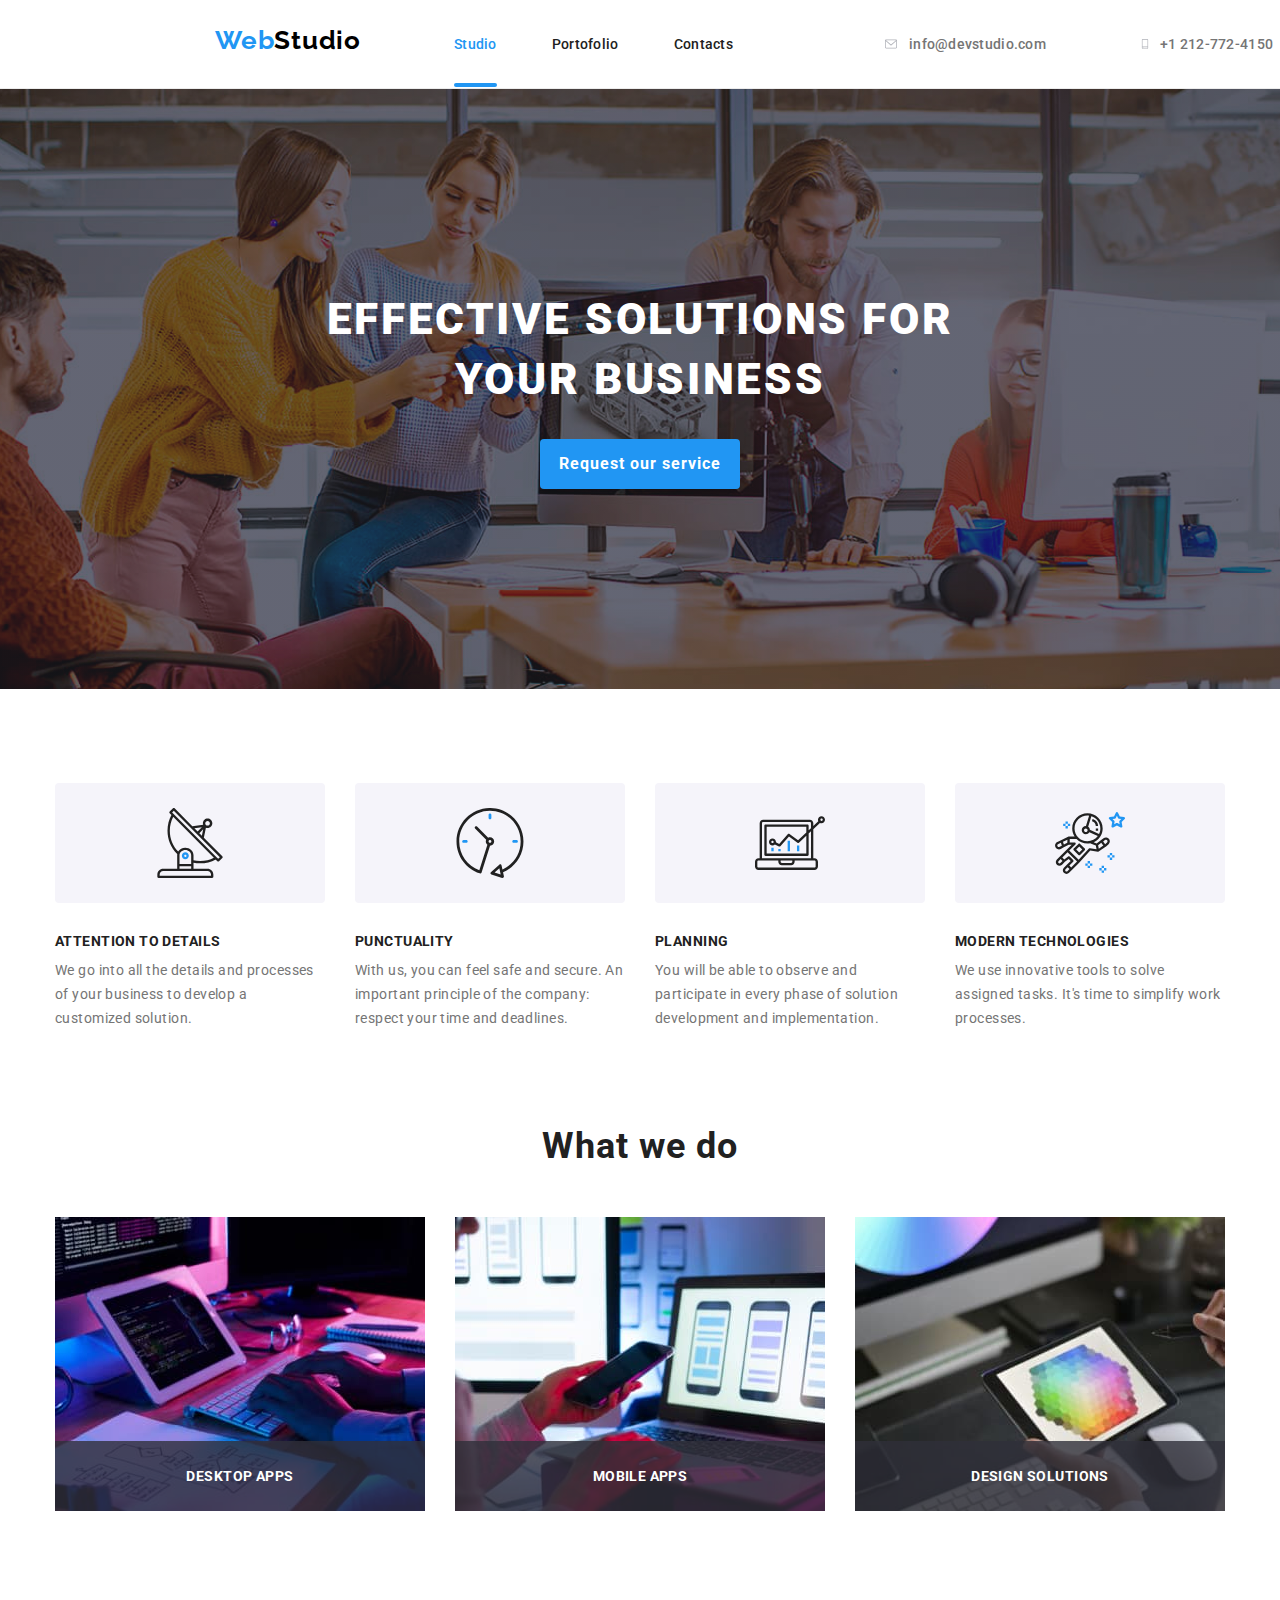
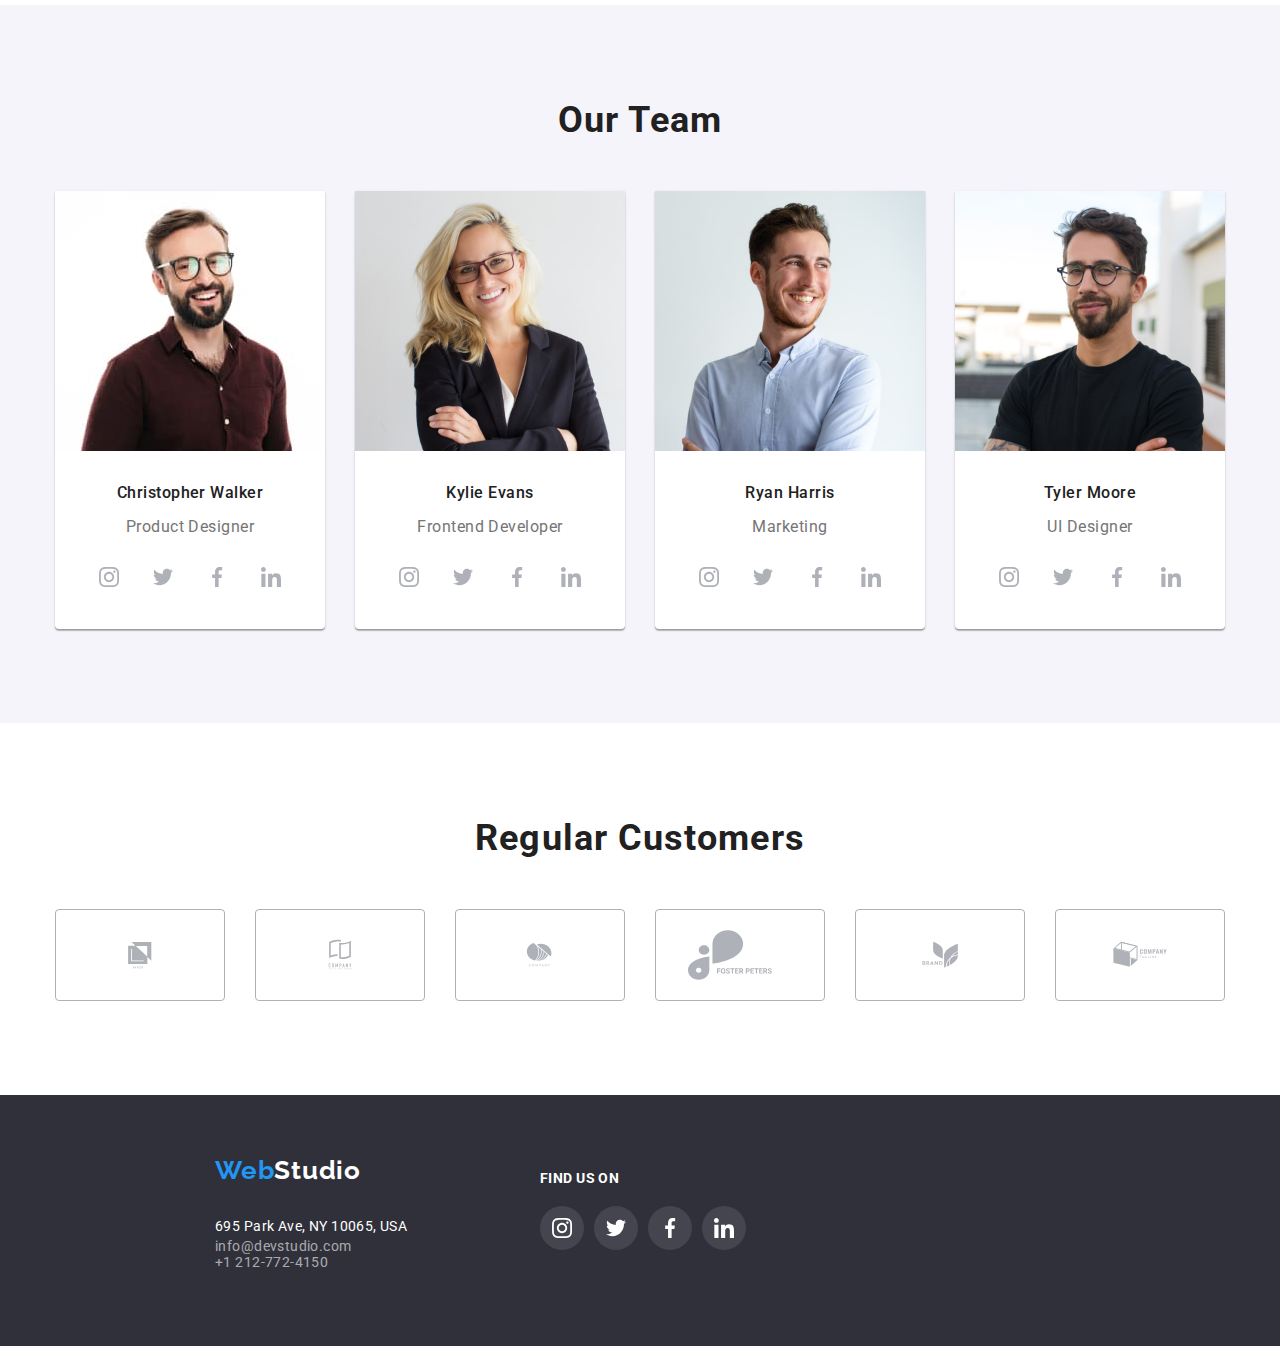
<file: index.html>
<!DOCTYPE html>
<html lang="en">
<head>
    <meta charset="UTF-8">
    <meta name="viewport" content="width=device-width, initial-scale=1.0">
    <title>Studio</title>
    <link rel="preconnect" href="https://fonts.googleapis.com">
    <link rel="preconnect" href="https://fonts.gstatic.com" crossorigin>
    <link href="https://fonts.googleapis.com/css2?family=Raleway:wght@700&family=Roboto:wght@400;500;700;900&display=swap" rel="stylesheet">
    <link
        rel="stylesheet"
        href="https://cdnjs.cloudflare.com/ajax/libs/modern-normalize/1.0.0/modern-normalize.min.css">
    <link rel="stylesheet" href="css/reset.css">   
    <link rel="stylesheet" href="css/style.css">
</head>
<body class="global-body">
    <div class="container-header">
        <div class="logo-header">
            <a class="logo" href="#">
                <span class="logo-web">Web</span>
                <span class="studio">Studio</span>
            </a>
        </div>

        <header class="header">
            <nav class="navigation">
                    <a href="index.html" class="nav-link" id="current">Studio</a>
                    <a href="portofolio.html" class="nav-link">Portofolio</a>
                    <a href="#" class="nav-link">Contacts</a>
            </nav>

            <div class="email-contact-section">
                <div class="icon-mail">
                    <svg class="icon-header"><use href="./Images/symbol-defs.svg#icon-envelope"/></svg>
                    <a class="email-contact">info@devstudio.com</a>
                </div>

                <div class="icon-phone">
                    <svg class="icon-header"><use href="./Images/symbol-defs.svg#icon-smartphone"/></svg>
                    <a class="email-contact">+1 212-772-4150</a>
                </div>
            </div>
        </header>
    </div>
        
    <main>
        <section class="effectiv-btn-section">
            <div class="effective-container">
                <h1>EFFECTIVE SOLUTIONS FOR <br> YOUR BUSINESS</h1>
                <button data-modal-open class="request-button" type="button">Request our service</button>
            </div>
        </section>

        <section class="description-section">
            <div class="container-description">
                <ul class="descriptions"> 
                    <li class="item-description">
                        <div>
                            <svg><use href="./Images/symbol-defs.svg#icon-antenna"/></svg>
                        </div>
                        <h3>ATTENTION TO DETAILS</h3>
                        <p>We go into all the details and processes of your business to develop a customized solution.</p>
                    </li>
    
                    <li class="item-description">
                        <div>
                            <svg><use href="./Images/symbol-defs.svg#icon-clock"/></svg>
                        </div>
                            <h3>PUNCTUALITY</h3>
                            <p>With us, you can feel safe and secure. An important principle of the company: respect your time and deadlines.</p>
                    </li>
    
                    <li class="item-description">
                        <div>
                            <svg><use href="./Images/symbol-defs.svg#icon-diagram"/></svg>
                        </div>
                            <h3>PLANNING</h3>
                            <p>You will be able to observe and participate in every phase of solution development and implementation.</p>
                    </li>
    
                    <li class="item-description">
                        <div>
                            <svg><use href="./Images/symbol-defs.svg#icon-astronaut"/></svg>
                        </div>
                            <h3>MODERN TECHNOLOGIES</h3>
                            <p>We use innovative tools to solve assigned tasks. It's time to simplify work processes.</p>
                    </li>
                </ul>
            </div>
        </section>

        <section class="ocupation-section">
            <div class="container-ocupation">
                <h2>What we do</h2>
                <ul class="items-ocupation">
                    <li>
                        <img src="./Images/work-on-computer.jpg" alt="lucru pe calculator">
                        <div>
                            <h4>DESKTOP APPS</h4>
                        </div>
                    </li>

                    <li>
                        <img src="./Images/phone.jpg" alt="configurare telefon">
                        <div>
                            <h4>MOBILE APPS</h4>
                        </div>
                    </li>
                    
                    <li>
                        <img src="./Images/colors.jpg" alt="diagrama culori">
                        <div>
                            <h4>DESIGN SOLUTIONS</h4>
                        </div>
                    </li>
                </ul>
            </div>
        </section>

<section class="our-team-section">
    <div class="container-our-team">
        <h2>Our Team</h2>
        <ul class="class-our-team">
            <li><img src="./Images/ChristopherW.jpg" alt="Christopher Walker-Product Designer">
                <div class="social-media-ourteam">
                    <h3>Christopher Walker</h3> 
                    <p>Product Designer</p>
                    <ul>
                        <li class="icon-our-team">
                            <a>
                                <svg class="icons"><use href="./Images/symbol-defs.svg#icon-instagram"/></svg>
                            </a>
                        </li>
            
                        <li class="icon-our-team">
                            <a>
                                <svg class="icons"><use href="./Images/symbol-defs.svg#icon-twitter"/></svg>
                            </a>
                        </li>
            
                        <li class="icon-our-team">
                            <a>
                                <svg class="icons"><use href="./Images/symbol-defs.svg#icon-facebook"/></svg>
                            </a>
                        </li>
            
                        <li class="icon-our-team">
                            <a>
                                <svg class="icons"><use href="./Images/symbol-defs.svg#icon-linkedin"/></svg>
                            </a>
                        </li>
                    </ul>
                </div>
            </li>
            
            <li><img src="./Images/KylieE.jpg" alt="Kylie Evans-Frontend Developer" >
                <div class="social-media-ourteam">
                    <h3>Kylie Evans</h3>
                    <p>Frontend Developer</p>
                    <ul>
                        <li class="icon-our-team">
                            <a>
                                <svg class="icons"><use href="./Images/symbol-defs.svg#icon-instagram"/></svg>
                            </a>
                        </li>
            
                        <li class="icon-our-team">
                            <a>
                                <svg class="icons"><use href="./Images/symbol-defs.svg#icon-twitter"/></svg>
                            </a>
                        </li>
            
                        <li class="icon-our-team">
                            <a>
                                <svg class="icons"><use href="./Images/symbol-defs.svg#icon-facebook"/></svg>
                            </a>
                        </li>
            
                        <li class="icon-our-team">
                            <a>
                                <svg class="icons"><use href="./Images/symbol-defs.svg#icon-linkedin"/></svg>
                            </a>
                        </li>
                    </ul>
                </div>
            </li>
           
            <li><img src="./Images/RyanHarris.jpg" alt="Ryan Harris-Marketing" >
                <div class="social-media-ourteam">
                    <h3>Ryan Harris</h3>
                    <p>Marketing</p>
                    <ul>
                        <li class="icon-our-team">
                            <a>
                                <svg class="icons"><use href="./Images/symbol-defs.svg#icon-instagram"/></svg>
                            </a>
                        </li>
            
                        <li class="icon-our-team">
                            <a>
                                <svg class="icons"><use href="./Images/symbol-defs.svg#icon-twitter"/></svg>
                            </a>
                        </li>
            
                        <li class="icon-our-team">
                            <a>
                                <svg class="icons"><use href="./Images/symbol-defs.svg#icon-facebook"/></svg>
                            </a>
                        </li>
            
                        <li class="icon-our-team">
                            <a>
                                <svg class="icons"><use href="./Images/symbol-defs.svg#icon-linkedin"/></svg>
                            </a>
                        </li>
                    </ul>
                </div>
            </li>
           
            <li><img src="./Images/TylerM.jpg" alt="Tyler Moore-UI Designer" >
                <div class="social-media-ourteam">
                    <h3>Tyler Moore</h3>
                    <p>UI Designer</p>
                    <ul>
                        <li class="icon-our-team">
                            <a>
                                <svg class="icons"><use href="./Images/symbol-defs.svg#icon-instagram"/></svg>
                            </a>
                        </li>
            
                        <li class="icon-our-team">
                            <a>
                                <svg class="icons"><use href="./Images/symbol-defs.svg#icon-twitter"/></svg>
                            </a>
                        </li>
            
                        <li class="icon-our-team">
                            <a>
                                <svg class="icons"><use href="./Images/symbol-defs.svg#icon-facebook"/></svg>
                            </a>
                        </li>
            
                        <li class="icon-our-team">
                            <a>
                                <svg class="icons"><use href="./Images/symbol-defs.svg#icon-linkedin"/></svg>
                            </a>
                        </li>
                    </ul>
                </div>
            </li>
        </ul>
    </div>
</section>

<section class="customers-section">
    <div class="customers-container">
        <h2>Regular Customers</h2>
        <ul class="customers-icons">
            <li class="company-icon">
                <a>
                    <svg><use href="./Images/symbol-defs.svg#icon-YaCo"/></svg>
                </a>
            </li>
            <li class="company-icon">
                <a>
                    <svg><use href="./Images/symbol-defs.svg#icon-Tagline"/></svg>
                </a>
            </li>
            <li class="company-icon">
                <a>
                    <svg><use href="./Images/symbol-defs.svg#icon-Company"/></svg>
                </a>
            </li>
            <li class="company-icon">
                <a class="items-vector">
                    <svg class="vectorone"><use href="./Images/symbol-defs.svg#icon-group"/></svg>
                </a>
            </li>
            <li class="company-icon">
                <a>
                    <svg><use href="./Images/symbol-defs.svg#icon-Brand"/></svg>
                </a>
            </li>
            <li class="company-icon">
                <a>
                    <svg><use href="./Images/symbol-defs.svg#icon-CompanyTag"/></svg>
                </a>
            </li>
        </ul>
    </div>
</section>

<footer class="footer-section">
    <div class="footer-container">
        <div class="logo-footer">
            <a class="logo" href="#">
                <span class="logo-web">Web</span>
                <span class="studio-logo">Studio</span>
            </a>
        </div>
        
        <address class="adress-section">
            <span>695 Park Ave, NY 10065, USA</span>
            <p class="email-contact">info@devstudio.com</p>
            <p class="email-contact">+1 212-772-4150</p>         
        </address>
    </div>

    <div class="find-us-section">
        <h3>Find us on</h3>
        <ul class="social-media-footer-container">
            <li class="footer-items">
                <a>
                    <svg class="icon">
                        <use href="./Images/symbol-defs.svg#icon-instagramFooter"/>
                    </svg>
                </a>
            </li>

            <li class="footer-items">
                <a>
                    <svg class="icon">
                        <use href="./Images/symbol-defs.svg#icon-twitterFooter"/>
                    </svg>
                </a>
            </li>

            <li class="footer-items">
                <a>
                    <svg class="icon">
                        <use href="./Images/symbol-defs.svg#icon-facebookFooter"/>
                    </svg>
                </a>
            </li>

            <li class="footer-items">
                <a>
                    <svg class="icon">
                        <use href="./Images/symbol-defs.svg#icon-linkedinFooter"/>
                    </svg>
                </a>
            </li>
        </ul>
    </div>
</footer>
</main>

<!--Button Modal-->
    <div class="modal is-hidden" data-modal>
        <div class="modal-content">
            
                <svg data-modal-close class="close-btn">
                    <use href="./Images/symbol-defs.svg#icon-button"/>
                </svg>
            
        </div>
    </div>

    <script src="./js/modal.js"></script>

</body>
</html>
</file>
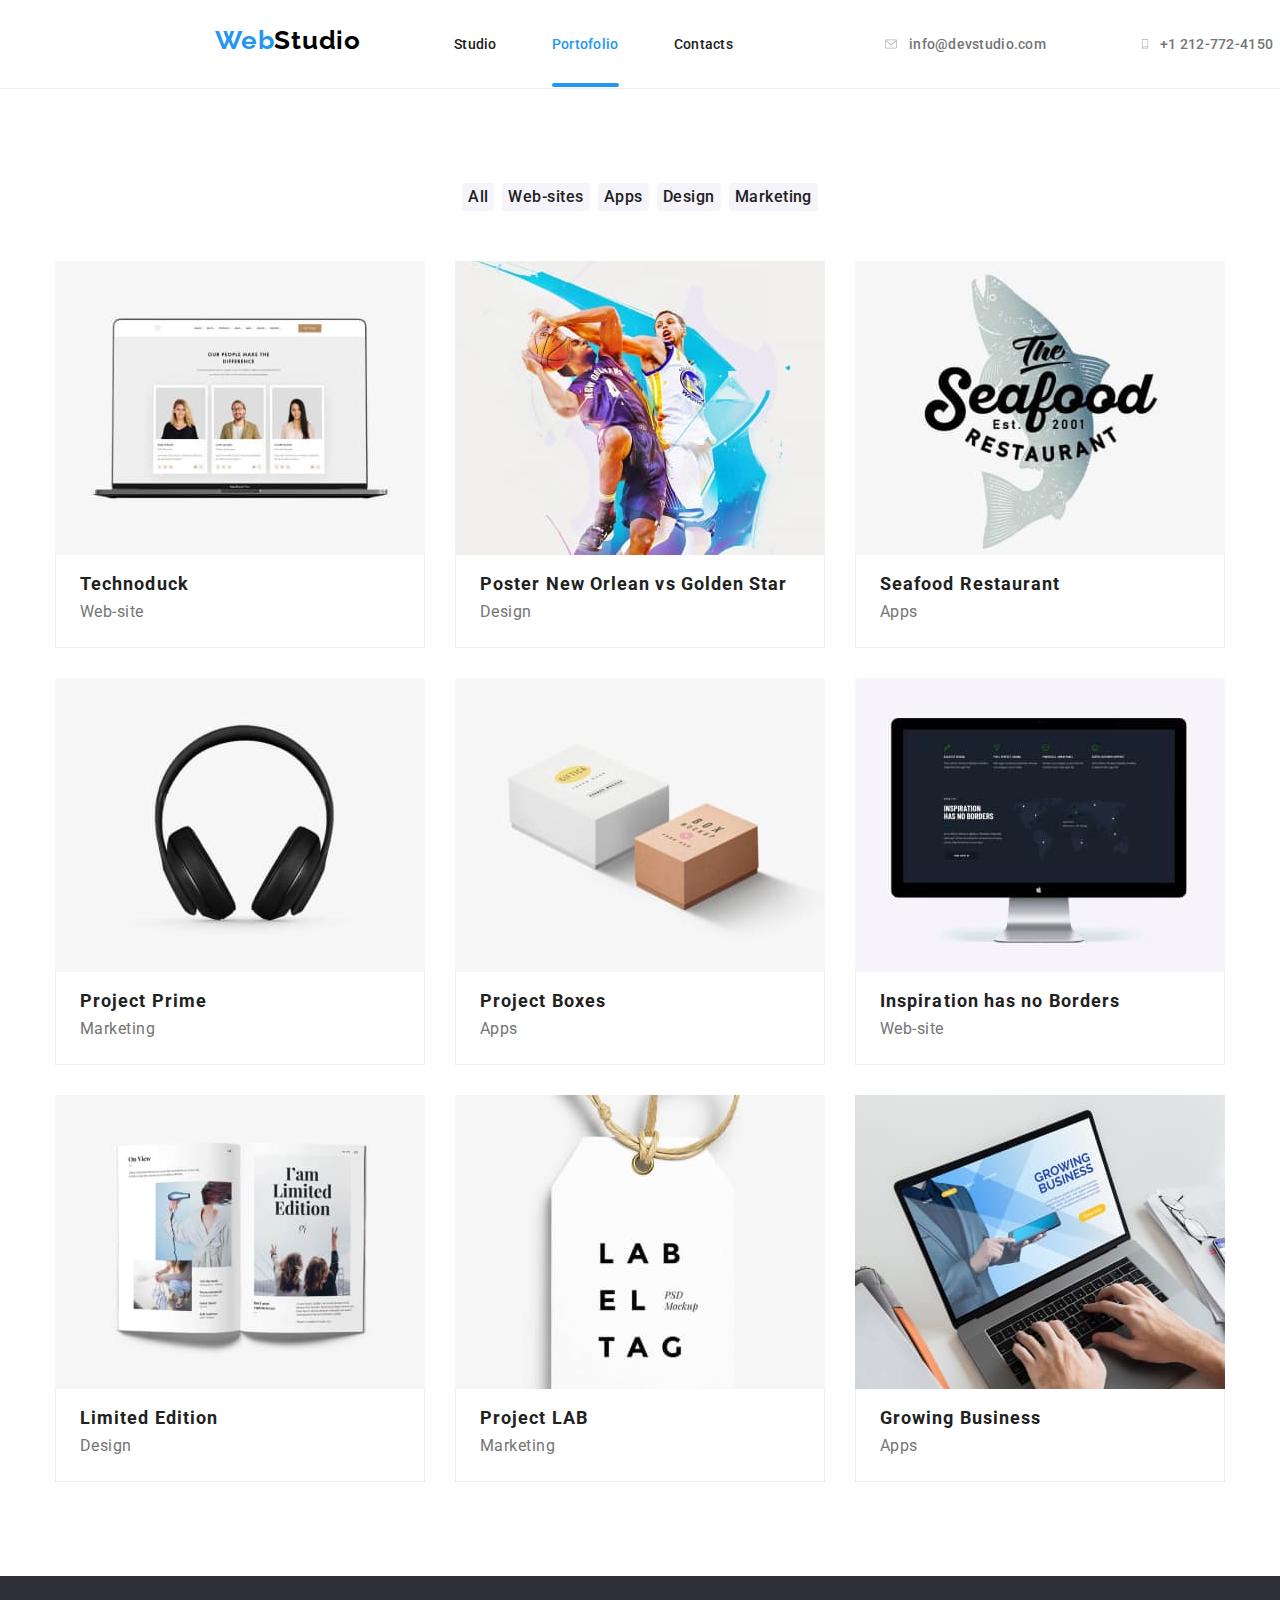
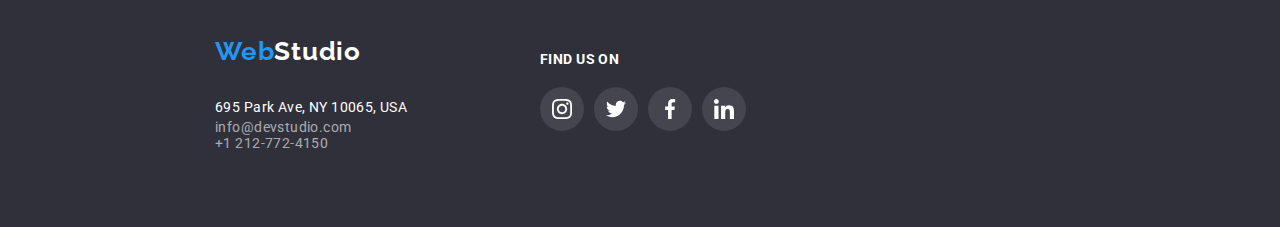
<file: portofolio.html>
<!DOCTYPE html>
<html lang="en">
<head>
    <meta charset="UTF-8">
    <meta name="viewport" content="width=device-width, initial-scale=1.0">
    <title>Portofoliu</title>
    <link rel="preconnect" href="https://fonts.googleapis.com">
    <link rel="preconnect" href="https://fonts.gstatic.com" crossorigin>
    <link href="https://fonts.googleapis.com/css2?family=Raleway:wght@700&family=Roboto:wght@400;500;700;900&display=swap" rel="stylesheet">
    <link
    rel="stylesheet"
    href="https://cdnjs.cloudflare.com/ajax/libs/modern-normalize/1.0.0/modern-normalize.min.css">
    <link rel="stylesheet" href="css/reset.css">
    <link rel="stylesheet" href="css/style.css">
</head>

<body class="global-body">  
    <div class="container-header">
        <div class="logo-header">
            <a class="logo" href="#">
                <span class="logo-web">Web</span>
                <span class="studio">Studio</span>
            </a>
        </div>

        <header class="header">
            <nav class="navigation">
                    <a href="index.html" class="nav-link">Studio</a>
                    <a href="portofolio.html" class="nav-link" id="current">Portofolio</a>
                    <a href="#" class="nav-link">Contacts</a>
            </nav>

            <div class="email-contact-section">
                <div class="icon-mail">
                    <svg class="icon-header">
                        <use href="./Images/symbol-defs.svg#icon-envelope"/>
                    </svg>
                    <a class="email-contact">info@devstudio.com</a>
                </div>

                <div class="icon-phone">
                    <svg class="icon-header">
                        <use href="./Images/symbol-defs.svg#icon-smartphone"/>
                    </svg>
                    <a class="email-contact">+1 212-772-4150</a>
                </div>
            </div>
        </header>
    </div>
    
    <main>
        <div class="container-portofolio">
            <nav class="btn-portofolio">
                <ul class="button-navigation">
                    <li><button class="buttons" type="button">All</button></li>
                    <li><button class="buttons" type="button">Web-sites</button></li>
                    <li><button class="buttons" type="button">Apps</button></li>
                    <li><button class="buttons" type="button">Design</button></li>
                    <li><button class="buttons" type="button">Marketing</button></li>
                </ul>
            </nav>
        
            <section class="portofoliu">
                <ul class="card-set-portofoliu">
                    <li class="cards-prtf">
                            <img src="./Images/technoduck.jpg" alt="web page">
                            <div class="overlay">
                                <p class="text">Technoduck is a state-of-the-art coronavirus distribution platform. Companies use this platform for digital espionage and attacks on competitors' secure servers.</p>
                            </div>
                    <div class="portofolio-card-description">
                        <h3>Technoduck</h3>
                        <p>Web-site</p>
                    </div>
                    </li>
        
                    <li class="cards-prtf">
                        <img src="./Images/poster.jpg" alt="backetball players">
                        <div class="overlay">
                            <p class="text">text</p>
                        </div>
                    <div class="portofolio-card-description">
                        <h3>Poster New Orlean vs Golden Star</h3>
                        <p>Design</p>
                    </div>
                    </li>
                    
                    <li class="cards-prtf">
                        <img src="./Images/seafood.jpg" alt="seafood restaurant">
                        <div class="overlay">
                            <p class="text">text</p>
                        </div>
                    <div class="portofolio-card-description">
                            <h3>Seafood Restaurant </h3>
                            <p>Apps</p>  
                    </div> 
                    </li>
        
                    <li class="cards-prtf">
                        <img src="./Images/project.jpg" alt="headphones">
                        <div class="overlay">
                            <p class="text">text</p>
                        </div>
                    <div class="portofolio-card-description">
                        <h3>Project Prime</h3>
                         <p>Marketing</p>
                    </div>
                    </li>
        
                    <li class="cards-prtf">
                        <img src="./Images/projectboxes.jpg" alt="boxes">
                        <div class="overlay">
                            <p class="text">text</p>
                        </div>
                    <div class="portofolio-card-description">
                        <h3>Project Boxes</h3>
                        <p>Apps</p>
                    </div>    
                    </li>
        
                    <li class="cards-prtf">
                        <img src="./Images/inspiration.jpg" alt="computer">
                        <div class="overlay">
                            <p class="text">text</p>
                        </div>
                    <div class="portofolio-card-description">
                        <h3>Inspiration has no Borders</h3>
                        <p>Web-site</p>
                    </div>
                    </li>
        
                    <li class="cards-prtf">
                        <img src="./Images/limited.jpg" alt="book">
                        <div class="overlay">
                            <p class="text">text</p>
                        </div>
                    <div class="portofolio-card-description">
                        <h3>Limited Edition</h3>
                        <p>Design</p>
                    </div>    
                    </li>
        
                    <li class="cards-prtf">
                        <img src="./Images/projectlab.jpg" alt="label tag">
                        <div class="overlay">
                            <p class="text">text</p>
                        </div>
                    <div class="portofolio-card-description">
                        <h3>Project LAB</h3>
                        <p>Marketing</p>
                    </div>    
                    </li>
        
                    <li class="cards-prtf">
                        <img src="./Images/growing.jpg" alt="work on the computer">
                        <div class="overlay">
                            <p class="text">text</p>
                        </div>
                    <div class="portofolio-card-description">
                        <h3>Growing Business</h3>
                        <p>Apps</p>
                    </div>    
                    </li>
                </ul>
            </section>
        </div>
        
        <footer class="footer-section">
            <div class="footer-container">
                <div class="logo-footer">
                    <a class="logo" href="#">
                        <span class="logo-web">Web</span>
                        <span class="studio-logo">Studio</span>
                    </a>
                </div>
                
                <address class="adress-section">
                    <span>695 Park Ave, NY 10065, USA</span>
                    <p class="email-contact">info@devstudio.com</p>
                    <p class="email-contact">+1 212-772-4150</p>         
                </address>
            </div>
        
            <div class="find-us-section">
                <h3>Find us on</h3>
                <ul class="social-media-footer-container">
                    <li class="footer-items">
                        <a>
                            <svg class="icon">
                                <use href="./Images/symbol-defs.svg#icon-instagramFooter"/>
                            </svg>
                        </a>
                    </li>
        
                    <li class="footer-items">
                        <a>
                            <svg class="icon">
                                <use href="./Images/symbol-defs.svg#icon-twitterFooter"/>
                            </svg>
                        </a>
                    </li>
        
                    <li class="footer-items">
                        <a>
                            <svg class="icon">
                                <use href="./Images/symbol-defs.svg#icon-facebookFooter"/>
                            </svg>
                        </a>
                    </li>
        
                    <li class="footer-items">
                        <a>
                            <svg class="icon">
                                <use href="./Images/symbol-defs.svg#icon-linkedinFooter"/>
                            </svg>
                        </a>
                    </li>
                </ul>
            </div>
        </footer>
    </main>
</body>
</html>
</file>
<file: css/style.css>
:root{
    --nav-color:#212121;
    --nav-font-family: 'Roboto', 'Courier New', Courier, monospace; 
    --diff-color: #2196F3;
    --cut-color: #FFFFFF;
    --header-color: #757575;
    --button-color:#F5F4FA;
    --adress-color:#FFF;
    --transition: 250ms cubic-bezier(0.4, 0, 0.2, 1);
}
.global-body body{
    overflow-x: hidden;
    font-family: 'Roboto', 'Courier New', Courier, monospace, sans-serif;
    background-color: var(--adress-color);
    text-decoration: none;
}

.container-header{
    overflow-x: hidden;
    background-color: var(--cut-color);
    border-bottom: 1px solid #ececec;
    display: flex;
    align-items: baseline;
}

.header{
    flex-shrink: 0;
    display: inline-flex;
    padding: 32px 0;
}

.logo-header{
    padding: 24px 0 0 215px;
    margin-right: 93px;
}

.header a{
    color: var(--header-color);
    font-family: var(--nav-font-family);
    font-size: 14px;
    font-weight: 500;
    line-height: normal;
    letter-spacing: 0.28px;
    text-decoration: none; 
}

.navigation a{
    color: var(--nav-color);
    position: relative;
    transition: color var(--transition);
}

.navigation a:not(:last-child){
    margin-right: 50px;
}


#current::after{
    content: '';
    width: 100%;
    height: 4px;
    flex-shrink: 0;
    border-radius: 2px;
    background: var(--diff-color);
    position: absolute;
    opacity: 1px;
    left: 0;
    top: 47px;
}

.navigation{
    margin-right: 150px;
}

.nav-link:active,
.nav-link:focus,
.nav-link:hover{
    color: var(--diff-color);
}

#current{
    color: var(--diff-color);
}

.email-contact-section{
    display: flex;
    justify-content: center;
    align-items: center;
    margin-right: 215px;
}

.email-contact-section a,
.email-contact-section svg{
    transition: color var(--transition);
}

.email-contact-section:not(:last-child){
    margin-right: 40px;
}

.icon-mail svg{
    width: 16px;
    height: 11.996px;
    flex-shrink: 0;
    margin-right: 10px;
}

.icon-mail,
.icon-phone{
    display: flex;
    justify-content: center;
    align-items: center;
    cursor: pointer;
    fill:#afb1b8;
}

.icon-phone svg{
    width: 10px;
    height: 16px;
    flex-shrink: 0;
    margin-right: 10px;
}

.email-contact-section .icon-mail:hover a,
.email-contact-section .icon-mail:hover svg,
.email-contact-section .icon-phone:hover a,
.email-contact-section .icon-phone:hover svg,
.email-contact-section .icon-phone:focus a,
.email-contact-section .icon-phone:focus svg,
.email-contact-section .icon-mail:focus a,
.email-contact-section .icon-mail:focus svg{
    color: var(--diff-color);
    fill: var(--diff-color);
}

/*Studio page*/
.effectiv-btn-section{
    overflow-x: hidden;
    background-image: linear-gradient(rgba(47, 48, 58, 0.40), rgba(47, 48, 58, 0.40)), url("../Images/Background.png");
    background-repeat: no-repeat;
    background-position:center;
    background-size: cover;
    padding: 200px 0;
    position: relative;
}

.effective-container{
    display: flex;
    flex-direction: column;
    align-items: center;
}

.effective-container h1{
    width: 696px;
    color: var(--adress-color);
    text-align: center;
    font-family: var(--nav-font-family);
    font-size: 44px;
    font-weight: 900;
    line-height: 60px;
    letter-spacing: 2.64px;
    text-transform: uppercase;
    margin-bottom: 30px;
}

.request-button{ 
    width: 200px;
    height: 50px;
    flex-shrink: 0px;
    border-radius: 4px;
    background: var(--diff-color);
    box-shadow: 0px 4px 4px 0px rgba(0, 0, 0, 0.15);
    color: var(--adress-color);
    text-align: center;
    font-family: var(--nav-font-family);
    font-size: 16px;
    font-weight: 700;
    line-height: 30px;
    letter-spacing: 0.96px;
    border: none;  
    cursor: pointer;  
    transition: background-color var(--transition);
}

.request-button:hover,
.request-button:active,
.request-button:focus{
    background-color:#188CE8;
    color: var(--cut-color);
}

.description-section{
    overflow-x: hidden;
    padding: 94px 215px;
}    

.container-description ul{
    display: flex;
    column-gap: 30px;
    list-style-type: none;
    justify-content: center;
}

.container-description .item-description li{
    align-content: center;
}
    
.container-description .item-description div{
    width: 270px;
    height: 120px;
    flex-shrink: 0;
    border-radius: 4px;
    background: #F5F4FA;
    padding:25px 100px;
    margin-bottom: 30px;
}

.container-description .item-description svg{
    width: 70px;
    height: 70px;
    flex-shrink: 0;
}

.descriptions h3{
    color: var(--nav-color);
    font-family: var(--nav-font-family);
    font-size: 14px;
    font-weight: 700;
    line-height: normal;
    letter-spacing: 0.42px;
    text-transform: uppercase;
    margin-bottom: 10px;
}

.descriptions p{
    color: var(--header-color);
    font-family: var(--nav-font-family);
    font-size: 14px;
    line-height: 171%; 
    letter-spacing: 0.42px;
    width: 270px;
    flex-shrink: 0;
}

.ocupation-section{
    overflow-x: hidden;
    padding-bottom: 94px;
    background-color: var(--adress-color);
}

.container-ocupation{
    display: block;
    justify-content: center;
}

.container-ocupation h2{
    color: var(--nav-color);
    text-align: center;
    font-family: var(--nav-font-family);
    font-size: 36px;
    font-weight: 700;
    line-height: normal;
    letter-spacing: 1.08px;
    padding-bottom: 50px;
}

.container-ocupation ul{
    list-style-type: none;
    display: grid;
    grid-template-columns: auto auto auto;
    gap: 30px;
    justify-content: center;
}

.ocupation-section .items-ocupation img{
    width: 370px;
    flex-shrink: 0;
    display: block;
    height: auto;
}

.ocupation-section .items-ocupation h4{
    color: var(--adress-color);
    text-align: center;
    font-family: var(--nav-font-family);
    font-size: 14px;
    font-weight: 700;
    line-height: normal;
    letter-spacing: 0.42px;
    text-transform: uppercase;
}

.ocupation-section .items-ocupation div{
    width: 370px;
    height: 70px;
    flex-shrink: 0;
    background-color: rgba(47, 48, 58, 0.80);;
    padding: 27px 0;
    position: absolute;
    bottom: 0;
}

.items-ocupation{
    position: relative;
}

.our-team-section{
    overflow-x: hidden;
    background-color: var(--button-color);
    padding: 0 215px 94px 215px;
}

.container-our-team ul{
    display: grid;
    grid-template-columns: auto auto auto auto;
    gap: 30px;
    justify-content: center;
    list-style-type: none;
}

.our-team-section img{
    display: block;
    width: 270px;
    height: auto;
    flex-shrink: 0;
    border-bottom: 0;
}

.our-team-section h2{
    color: var(--nav-color);
    text-align: center;
    font-family: var(--nav-font-family);
    font-size: 36px;
    font-weight: 700;
    line-height: normal;
    letter-spacing: 1.08px;
    padding-top: 94px;
    margin-bottom: 50px;
}

.our-team-section li{
    width: 270px;
    border-radius: 0px 0px 4px 4px;
    background: var(--adress-color);
    box-shadow: 0px 2px 1px 0px rgba(0, 0, 0, 0.20), 0px 1px 1px 0px rgba(0, 0, 0, 0.14), 0px 1px 3px 0px rgba(0, 0, 0, 0.12);
}

.class-our-team h3{
    font-size: 16px;
    font-family: var(--nav-font-family);
    font-weight: 500;
    color: var(--nav-color);
    text-align: center;
    letter-spacing: 0.48px;
    margin-bottom: 10px;
    margin-top: 0;
}

.class-our-team p{
    font-size: 16px;
    font-family: var(--nav-font-family);
    color: var(--header-color);
    text-align: center;
    letter-spacing: 0.48px;
    margin: 0;
}

.class-our-team div{
    padding-top: 30px;
}

.class-our-team .social-media-ourteam ul{
    padding: 16px 32px 30px 32px;
    display: flex;
    justify-content: center;
    align-items: center;
    gap: 10px;
}

.class-our-team .social-media-ourteam svg{
    width: 20px;
    height: 20px;
    flex-shrink: 0;
}

.class-our-team .social-media-ourteam .icon-our-team{
    width: 44px;
    height: 44px;
    flex-shrink: 0;
    background-color: var(--adress-color);
    border-radius: 44px;
    padding: 12px;
    box-shadow: none;
    fill:#afb1b8; 
    transition: background-color var(--transition), fill var(--transition);
}

.class-our-team .social-media-ourteam .icon-our-team:hover,
.class-our-team .social-media-ourteam .icon-our-team:focus{
    background-color: var(--diff-color);
    fill: #FFFFFF;
    cursor: pointer;
}

.customers-container{
    background: var(--adress-color);
    overflow-x: hidden;
    display: block;
    padding: 94px 215px;
    margin-left: auto;
    margin-right: auto;
    justify-content: center;
    align-items: center;
}

.customers-container h2{
    color: var(--nav-color);
    text-align: center;
    font-family: var(--nav-font-family);
    font-size: 36px;
    font-style: normal;
    font-weight: 700;
    line-height: normal;
    letter-spacing: 1.08px;
    margin-bottom: 50px;
}

.customers-container ul{
    display: flex;
    justify-content: center;
    align-items: center;
    position: relative;
    list-style-type: none;
}

.customers-container li{
    width: 170px;
    height: 92px;
    flex-shrink: 0;
    border-radius: 4px;
    border: 1px solid #AFB1B8;
    padding: 16px 32px;
    display: flex;
    justify-content: center;
    align-items: center;
    fill:#afb1b8; 
    transition: border var(--transition), fill var(--transition);
}    

.customers-container li:not(:last-child){
    margin-right: 30px;
}

.customers-container .customers-icons svg{
    width: 106px;
    height: 60px;
    flex-shrink: 0;
}

.customers-container li:hover{
    border-radius: 4px;
    border: 1px solid var(--diff-color);
    cursor: pointer;
    fill:#2196F3;
}

/*Portofolio page*/
.container-portofolio{
    overflow-x: hidden;
    display: block;
    padding: 94px 0;
    margin-left: auto;
    margin-right: auto;
}

.button-navigation{
    display: flex;
    justify-content: center;
    align-items: center;
    gap: 8px;
    margin-bottom: 50px;
    flex-shrink: 0;
}

.buttons{
    border-radius: 4px;
    background-color: var(--button-color);
    color: var(--nav-color);
    text-align: center;
    font-family: var(--nav-font-family);
    font-size: 16px;
    font-weight: 500;
    line-height: 26px;
    letter-spacing: 0.48px;
    border: none;
    cursor: pointer;
    transition: background-color var(--transition), color var(--transition), border var(--transition), box-shadow var(--transition);
}

.button-navigation li{
    list-style-type: none;
}

.buttons:active,
.buttons:hover,
.buttons:focus{
    background-color: var(--diff-color);
    color: var(--cut-color);
    box-shadow: 0px 2px 2px 0px rgba(0, 0, 0, 0.12), 0px 1px 2px 0px rgba(0, 0, 0, 0.08), 0px 3px 1px 0px rgba(0, 0, 0, 0.10);
}

.card-set-portofoliu{
    display: grid;
    grid-template-columns: auto auto auto;
    gap: 30px;
    justify-content: center;
}

.card-set-portofoliu .cards-prtf:hover{
    background: var(--adress-color);
    box-shadow: 1px 4px 6px 0px rgba(0, 0, 0, 0.16), 0px 4px 4px 0px rgba(0, 0, 0, 0.06), 0px 1px 1px 0px rgba(0, 0, 0, 0.12);
}

.portofoliu li{
    width: 370px;
    border: #EEEEEE;
    background-color: var(--cut-color);
    border-width: 1px;
    list-style-type: none;
    transition: background-color var(--transition), border var(--transition), box-shadow var(--transition);
    position: relative;
    overflow: hidden;
    transition: background-color var(--transition), color var(--transition), border var(--transition), box-shadow var(--transition) ;
}

.portofoliu h3{
    font-size: 18px;
    line-height: 18px;
    font-family: var(--nav-font-family);
    font-weight: 700;
    color: var(--nav-color);
    letter-spacing: 1.08px;
    margin-bottom: 4px;
    margin-top: 0;
}

.portofoliu p{
    font-size: 16px;
    line-height: 30px;
    font-family: var(--nav-font-family);
    color: var(--header-color);
    letter-spacing: 0.48px;
    margin: 0;
}

.portofolio-card-description{
    border: 1px solid #EEE;
    padding: 20px 24px;
    background-color: var(--adress-color);
    border-top: 0;
    position: relative;
}

.portofoliu .card-set-portofoliu img{
    width: 370px;
    display: block;
    height: auto;
    flex-shrink: 0;
    border-bottom: 0;
}

.cards-prtf .imgoverlay{
    position: relative;
    overflow: hidden;
}

.portofoliu .card-set-portofoliu .cards-prtf .overlay{
    width: 100%;
    height: 100%;
    flex-shrink: 0;
    background-color: rgba(33, 150, 243, 0.90);
    position: absolute;
    top: 0;
    left: 0;
    transform: translateY(100%);
    transition: transform 250ms ease-in-out;
    padding: 63px 24px 91px 24px;
}

.cards-prtf .overlay .text{
    color: var(--adress-color);
    font-family: var(--nav-font-family);
    font-size: 18px;
    line-height: 28px;
    letter-spacing: 0.54px;
}

.portofoliu .card-set-portofoliu .cards-prtf:hover .overlay{
    transform:translateY(0);
}

/*Footer section*/
.footer-section{
    overflow-x: hidden;
    background-color: #2F303A;
    display: flex;
}

.footer-container{
    padding: 60px 0 60px 215px;
}

.adress-section span{
    color: var(--adress-color);
    font-family: var(--nav-font-family);
    font-size: 14px;
    line-height: normal;
    letter-spacing: 0.42px;
    font-style: normal;
}

.adress-section{
    margin-top: 28px;
}

.email-contact{
    width: 231px;
    color: #FFFFFF99;
    font-family: var(--nav-font-family);
    font-size: 14px;
    line-height: 16px;
    letter-spacing: 0.42px;
    cursor: pointer;
    font-style: normal;
    transition: color var(--transition);
}

.email-contact:hover,
.email-contact:focus{
    color: var(--diff-color);
}

.logo{
    color: var(--diff-color);
    font-family: 'Raleway', 'Courier New', Courier, monospace;
    font-size: 26px;
    font-weight: 700;
    line-height: normal;
    letter-spacing: 0.78px;
    text-decoration-line: none;
    display: inline-flex;
    gap: 0;
}

.studio-logo{
    color: var(--cut-color);
}

.studio{
    color: #000000;
}

.find-us-section{
    display: block;
    margin-left: 94px;
    padding: 75px 0 96px 0;
}

.social-media-footer-container{
    display: flex;
    list-style-type: none;
}

.icon{
    width: 20px;
    height: 20px;
    flex-shrink: 0;
}

.footer-items{
    width: 44px;
    height: 44px;
    flex-shrink: 0;
    border-radius: 44px;
    background-color: #FFFFFF1A;
    display: flex;
    justify-content: center;
    align-items: center;
    cursor: pointer;
    padding: 12px 12px;
    transition: background-color var(--transition);
}

.footer-items:not(:last-child){
    margin-right: 10px;
}

.find-us-section .footer-items:hover,
.find-us-section .footer-items:focus{
   background-color: var(--diff-color);
}

.find-us-section h3{
    color: var(--adress-color);
    font-family: var(--nav-font-family);
    font-size: 14px;
    font-weight: 700;
    line-height: normal;
    letter-spacing: 0.42px;
    text-transform: uppercase;
    margin-bottom: 20px;
}

/*Modal*/
.modal{
    position: fixed;
    top: 0;
    left: 0;
    width: 100vw;
    height: 100vh;
    flex-shrink: 0;
    display: flex;
    justify-content: center;
    align-items: center;
    background-color: rgba(0, 0, 0, 0.20);
    transform: scale(1);
    transition-delay: 250ms;
}

.modal-content{
    position: relative;
    width: 528px;
    height: 581px;
    flex-shrink: 0;
    border-radius: 4px;
    background-color: var(--adress-color);
    box-shadow: 0px 2px 1px 0px rgba(0, 0, 0, 0.20), 0px 1px 1px 0px rgba(0, 0, 0, 0.14), 0px 1px 3px 0px rgba(0, 0, 0, 0.12);
}


.close-btn{
    position: absolute;
    top: 0;
    right: 0;
    background-color: var(--adress-color);
    cursor: pointer;
    border-radius: 50px;
    border: 1px solid rgba(0, 0, 0, 0.10);
    width: 30px;
    height: 30px;
    flex-shrink: 0;
    padding: 6px;
    margin: 8px 8px 0 0;
}

.close-btn svg{
    width: 18px;
    height: 18px;
    flex-shrink: 0;
}

.is-hidden{
    visibility: hidden;
    opacity: 100%;
    pointer-events: auto;
}
</file>
